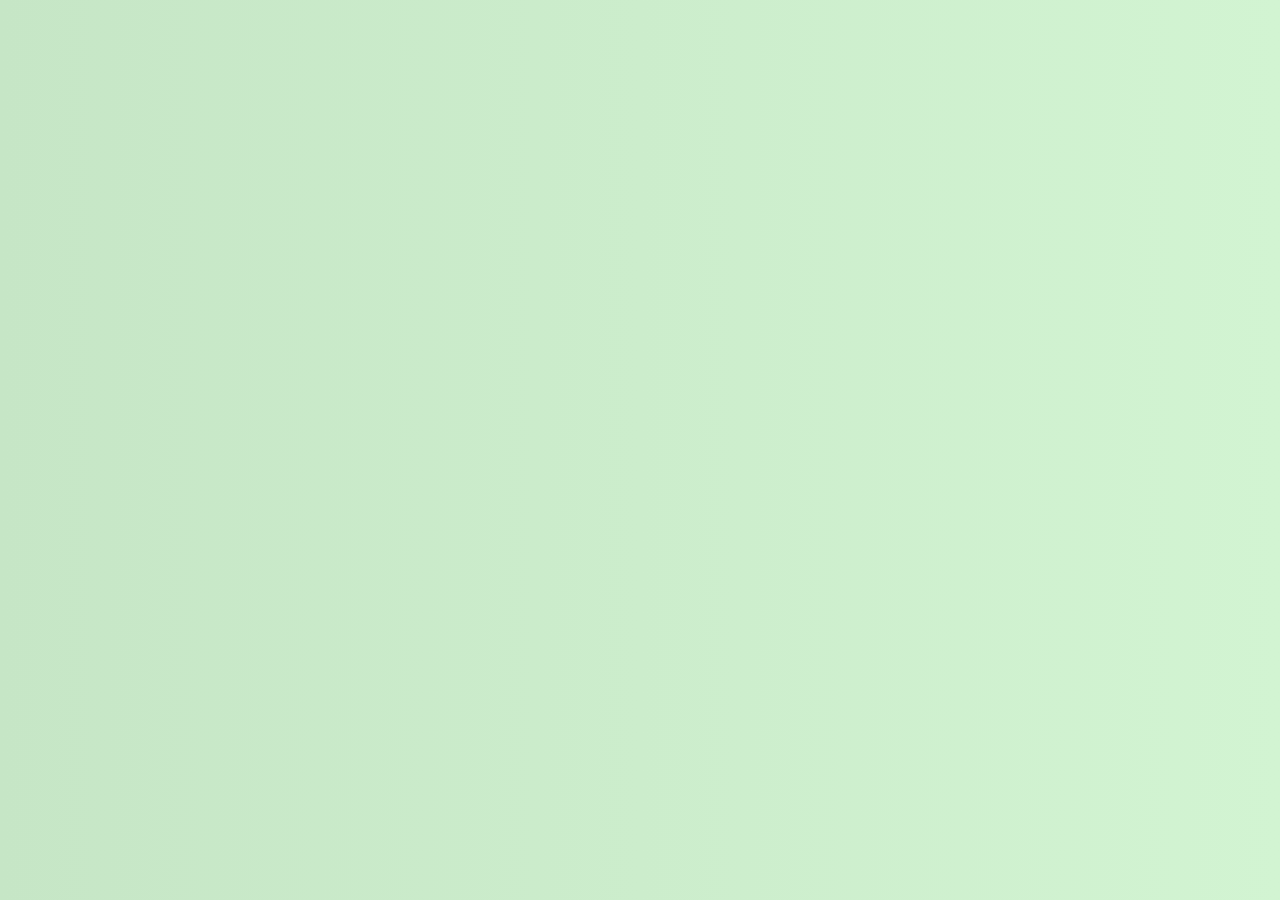
<file: Portfolio-Website-Builder/LandingPage/landing.html>
<!DOCTYPE html>
<html lang="en">
<head>
  <meta charset="UTF-8">
  <meta name="viewport" content="width=device-width, initial-scale=1.0">
  <title>Automatic Portfolio Website Generator</title>
  <link rel="stylesheet" href="styles.css">
</head>
<body>
  <div class="landing-container">
    <div class="content">
      <h1>Automatic Portfolio Website Generator</h1>
      <p>Create your personalized portfolio in minutes!</p>
      <a href="/Portfolio-Website-Builder/HomePage/home.html" class="home-btn" id="getStartedBtn">Get Started</a>
    </div>
  </div>
  
  <script>
    // JavaScript for simple interaction
    document.getElementById('getStartedBtn').addEventListener('mouseover', function() {
      this.style.transform = 'scale(1.1)';
    });

    document.getElementById('getStartedBtn').addEventListener('mouseout', function() {
      this.style.transform = 'scale(1)';
    });
  </script>
</body>
</html>
</file>
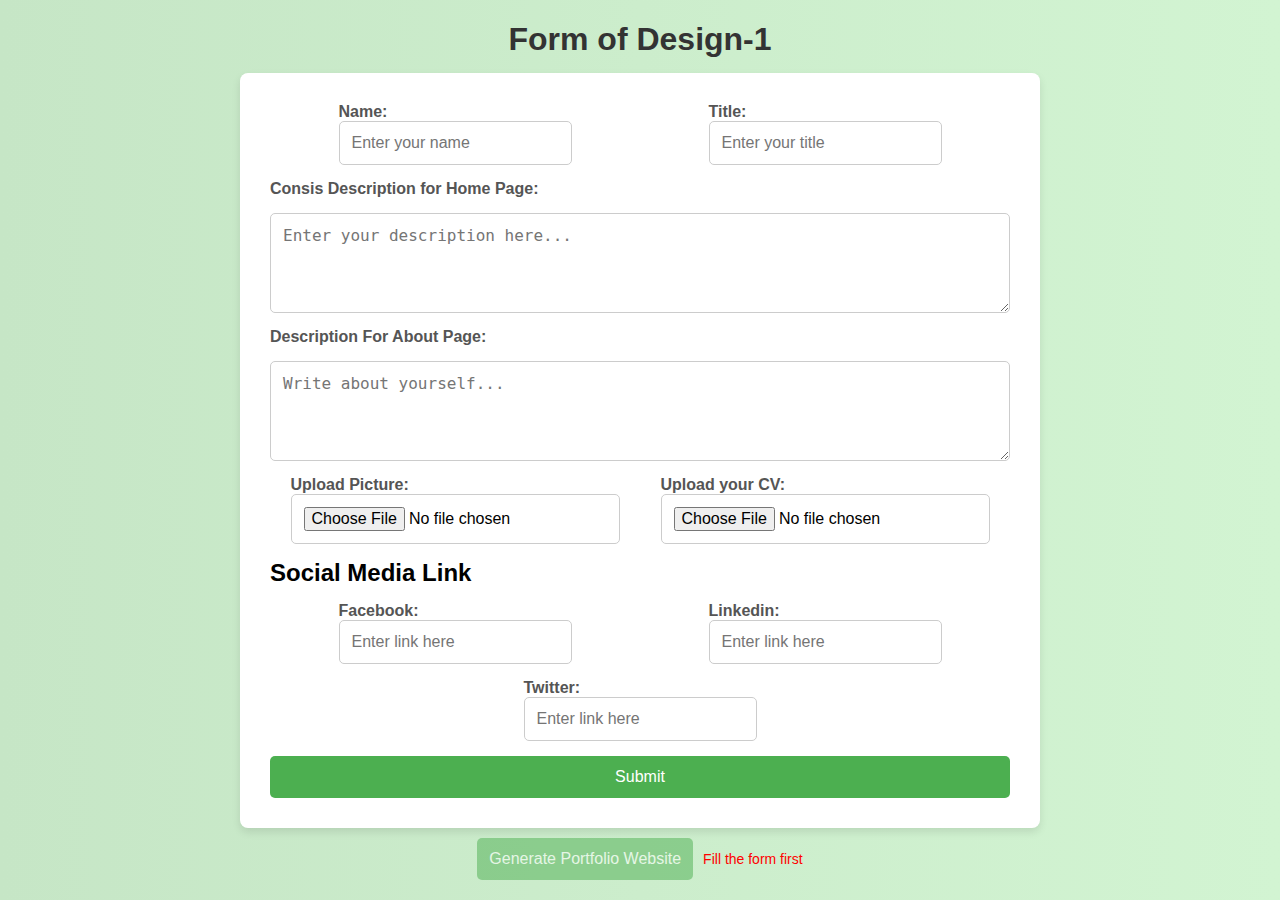
<file: Portfolio-Website-Builder/Design-1/form/form.html>
<!DOCTYPE html>
<html lang="en">

<head>
    <meta charset="UTF-8">
    <meta name="viewport" content="width=device-width, initial-scale=1.0">
    <title>Upload Form</title>
    <link rel="stylesheet" href="form.css">

</head>

<body>

    <h1>Form of Design-1</h1>

    <form id="uploadForm">
        <div class="row">
            <div>
                <label for="name">Name:</label>
                <input type="text" id="name" name="name" placeholder="Enter your name" required>
            </div>
            <div>
                <label for="title">Title:</label>
                <input type="text" id="title" name="title" placeholder="Enter your title" required>
            </div>
        </div>

        <label for="description">Consis Description for Home Page:</label>
        <textarea id="description" placeholder="Enter your description here..." required></textarea>

        <label for="description-about">Description For About Page:</label>
        <textarea id="description-about" placeholder="Write about yourself..." required></textarea>

        <div class="row">
            <div>
                <label for="picture">Upload Picture:</label>
                <input type="file" id="picture" name="picture" accept="image/*" required>
            </div>
            <div>
                <label for="pdf">Upload your CV:</label>
                <input type="file" id="pdf" name="pdf" accept=".pdf" required>
            </div>
        </div>

        <h2>Social Media Link</h2>

        <div class="row">
            <div>
                <label for="facebook">Facebook:</label>
                <input type="text" id="facebook" name="facebook" placeholder="Enter link here">
            </div>
            <div>
                <label for="linkedin">Linkedin:</label>
                <input type="text" id="linkedin" name="linkedin" placeholder="Enter link here">
            </div>
        </div>

        <div class="row">
            <div>
                <label for="twitter">Twitter:</label>
                <input type="text" id="twitter" name="twitter" placeholder="Enter link here">
            </div>
        </div>

        <input type="submit" value="Submit">
    </form>

    <div id="generateContainer">
        <button id="generatePortfolio" disabled>Generate Portfolio Website</button>
        <span id="fillMessage">Fill the form first</span>
    </div>

    <script src="form.js" type="module" defer></script>

</body>

</html>
</file>
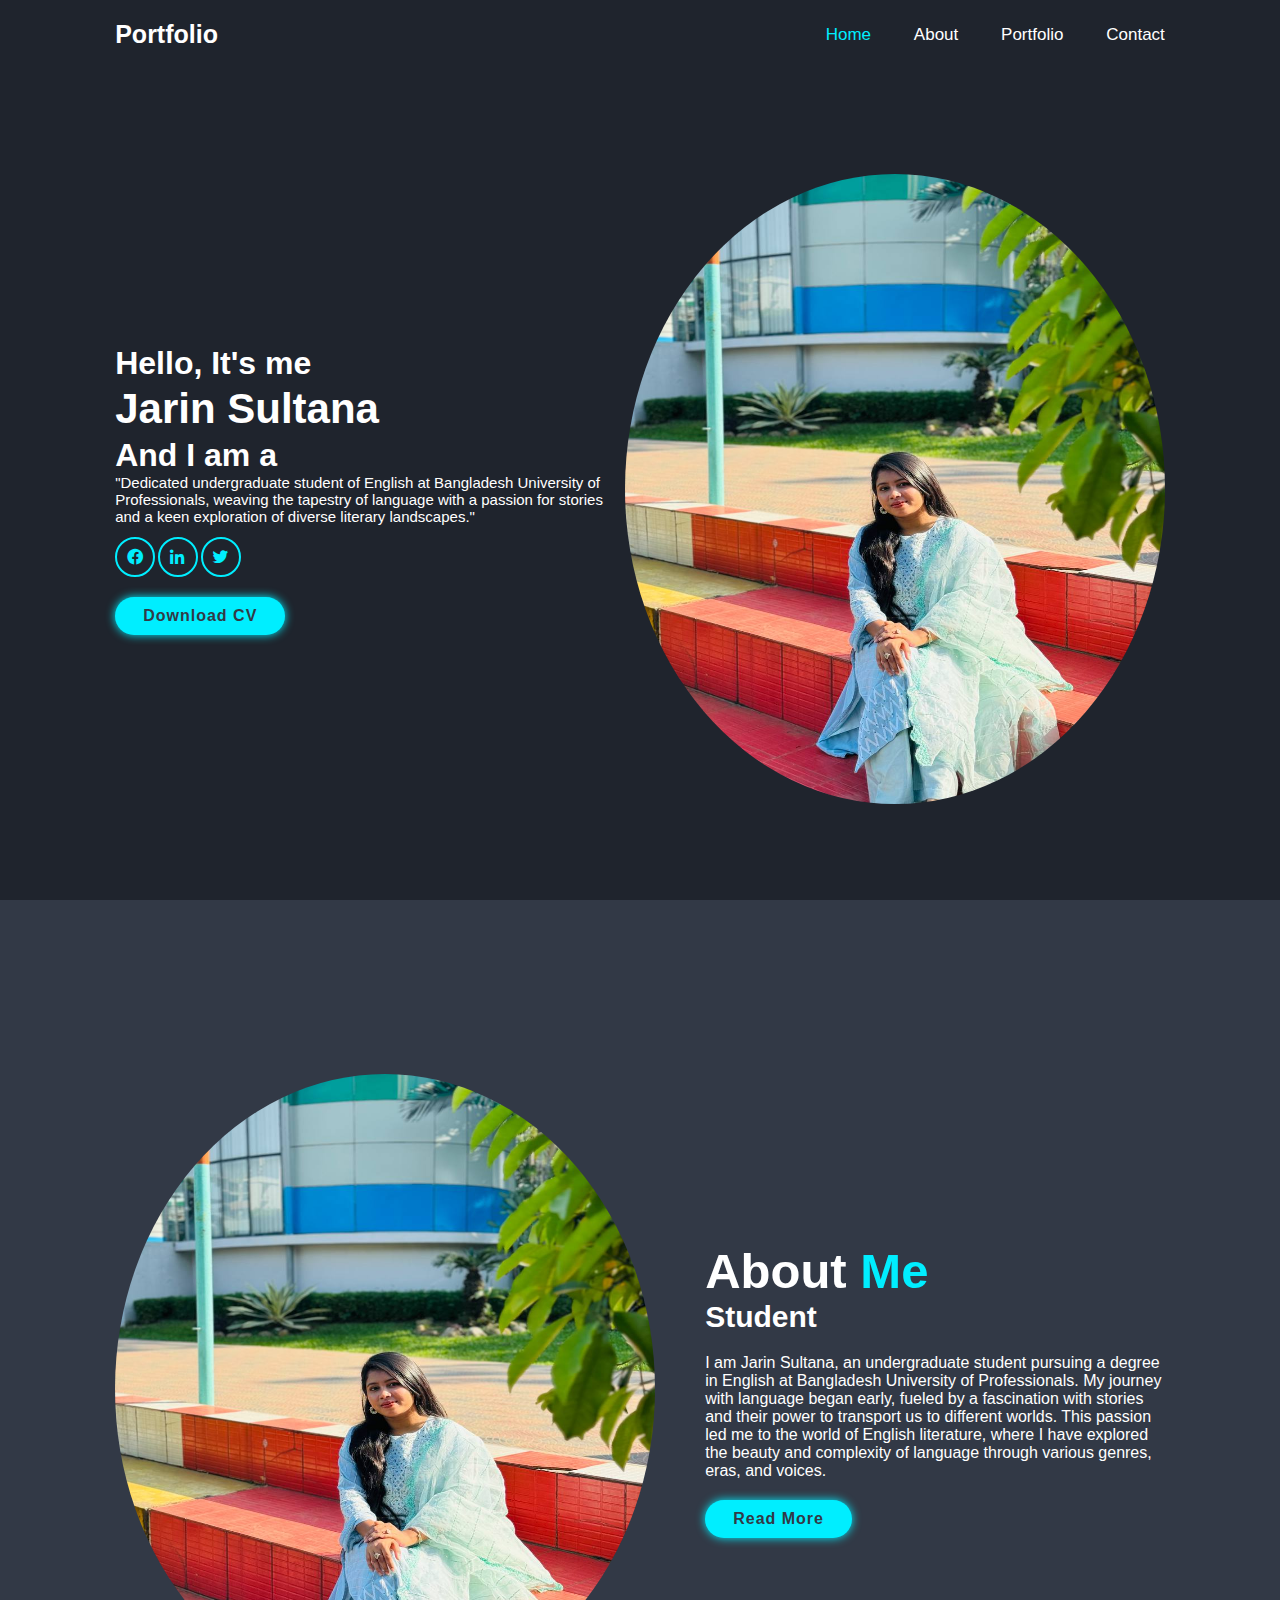
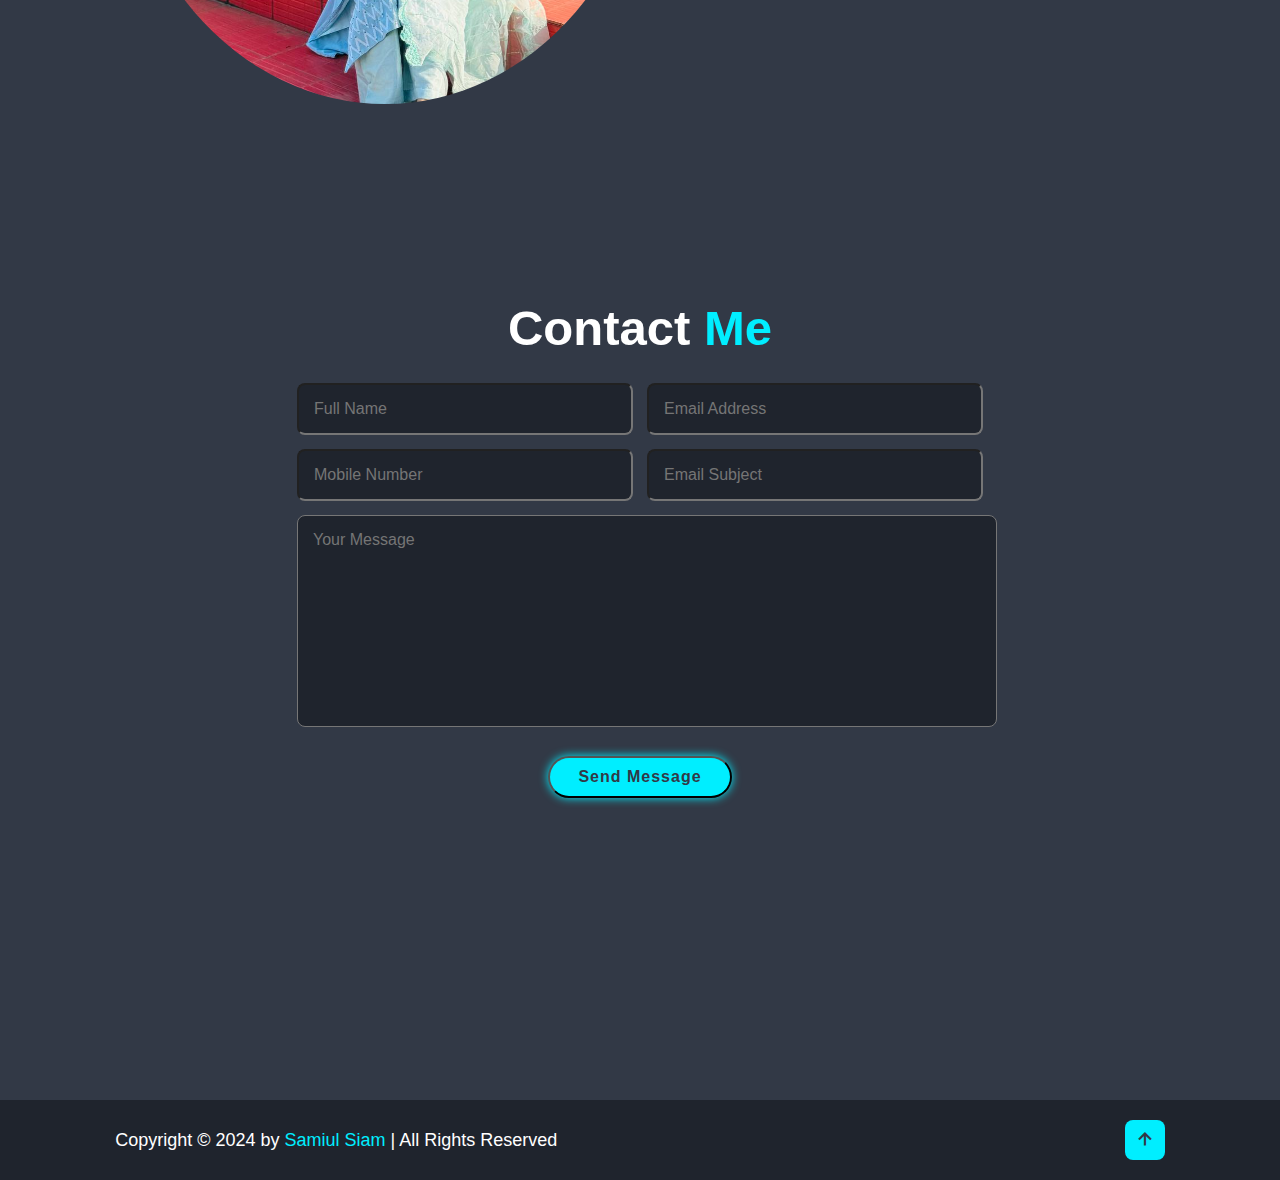
<file: Portfolio-Website-Builder/Design-1/preview/preview.html>
<!DOCTYPE html>
<html lang="en">

<head>
    <meta charset="UTF-8">
    <meta name="viewport" content="width=device-width, initial-scale=1.0">
    <title>jarin's Portfolio</title>
    <link rel="stylesheet" href="preview.css">
    <link href='https://unpkg.com/boxicons@2.1.4/css/boxicons.min.css' rel='stylesheet'>
</head>

<body>
    <!-- header design -->
    <header class="header">
        <a href="#" class="logo">Portfolio</a>

        <i class='bx bx-menu' id="menu-icon"></i>

        <nav class="navbar">
            <a href="#home" class="active">Home</a>
            <a href="#about">About</a>
            <!-- <a href="#services">Services</a> -->
            <a href="#portfolio">Portfolio</a>
            <a href="#contact">Contact</a>

        </nav>
    </header>


    <!-- home section design -->

    <section class="home" id="home">
        <div class="home-content">
            <h3>Hello, It's me</h3>
            <h1>Jarin Sultana</h1>
            <h3>And I am a <span Student></span></h3>
            <p>"Dedicated undergraduate student of English at Bangladesh University of Professionals, weaving the tapestry of language with a passion for stories and a keen exploration of diverse literary landscapes."</p>

            <div class="social-media">
                <a href=""><i class='bx bxl-facebook-circle' ></i></a>
                <a href="#"><i class='bx bxl-linkedin'></i></a>
                <a href="#"><i class='bx bxl-twitter' ></i></a>
            </div>

            <a href="#" class="btn" onclick="alert('Sir ekhono sikhay nai');">Download CV</a>

        </div>
        <div class="home-img">
            <img src="jarin.jpeg" alt="">

        </div>

    </section>

    <!-- About section design -->

    <section class="about" id="about">
        <div class="home-img">
            <img src="jarin.jpeg" alt="">
        </div>
        <div class="about-content">
            <h2 class="heading">About <span>Me</span></h2>
            <h3>Student</h3>
            <p>I am Jarin Sultana, an undergraduate student pursuing a degree in English at Bangladesh University of Professionals. My journey with language began early, fueled by a fascination with stories and their power to transport us to different worlds.
                This passion led me to the world of English literature, where I have explored the beauty and complexity of language through various genres, eras, and voices.</p>
            <a href="#" class="btn">Read More</a>
        </div>
    </section>






    <!-- contact section -->

    <section class="contact" id="contact">
        <h2 class="heading">Contact <span>Me</span></h2>

        <form action="#">
            <div class="input-box">
                <input type="text" placeholder="Full Name" required>
                <input type="text" placeholder="Email Address" required>

            </div>
            <div class="input-box">
                <input type="number" placeholder="Mobile Number" required>
                <input type="text" placeholder="Email Subject" required>

            </div>

            <textarea name="" id="" cols="30" rows="10" placeholder="Your Message" required></textarea>
            <input type="submit" value="Send Message" class="btn">
        </form>
    </section>


    <!-- footer design -->

    <footer class="footer">
        <div class="footer-text">
            <p>Copyright &copy; 2024 by <span>Samiul Siam</span> | All Rights Reserved</p>
        </div>

        <div class="footer-iconTop">
            <a href="#"><i class='bx bx-up-arrow-alt' ></i></a>
        </div>
    </footer>

    <!-- <script src="https://unpkg.com/scrollreveal"></script> -->

    <!-- <script src="https://cdn.jsdelivr.net/npm/typed.js@2.0.12"> </script> -->

    <!-- custom js -->
    <script src="preview.js"></script>


</body>

</html>
</file>
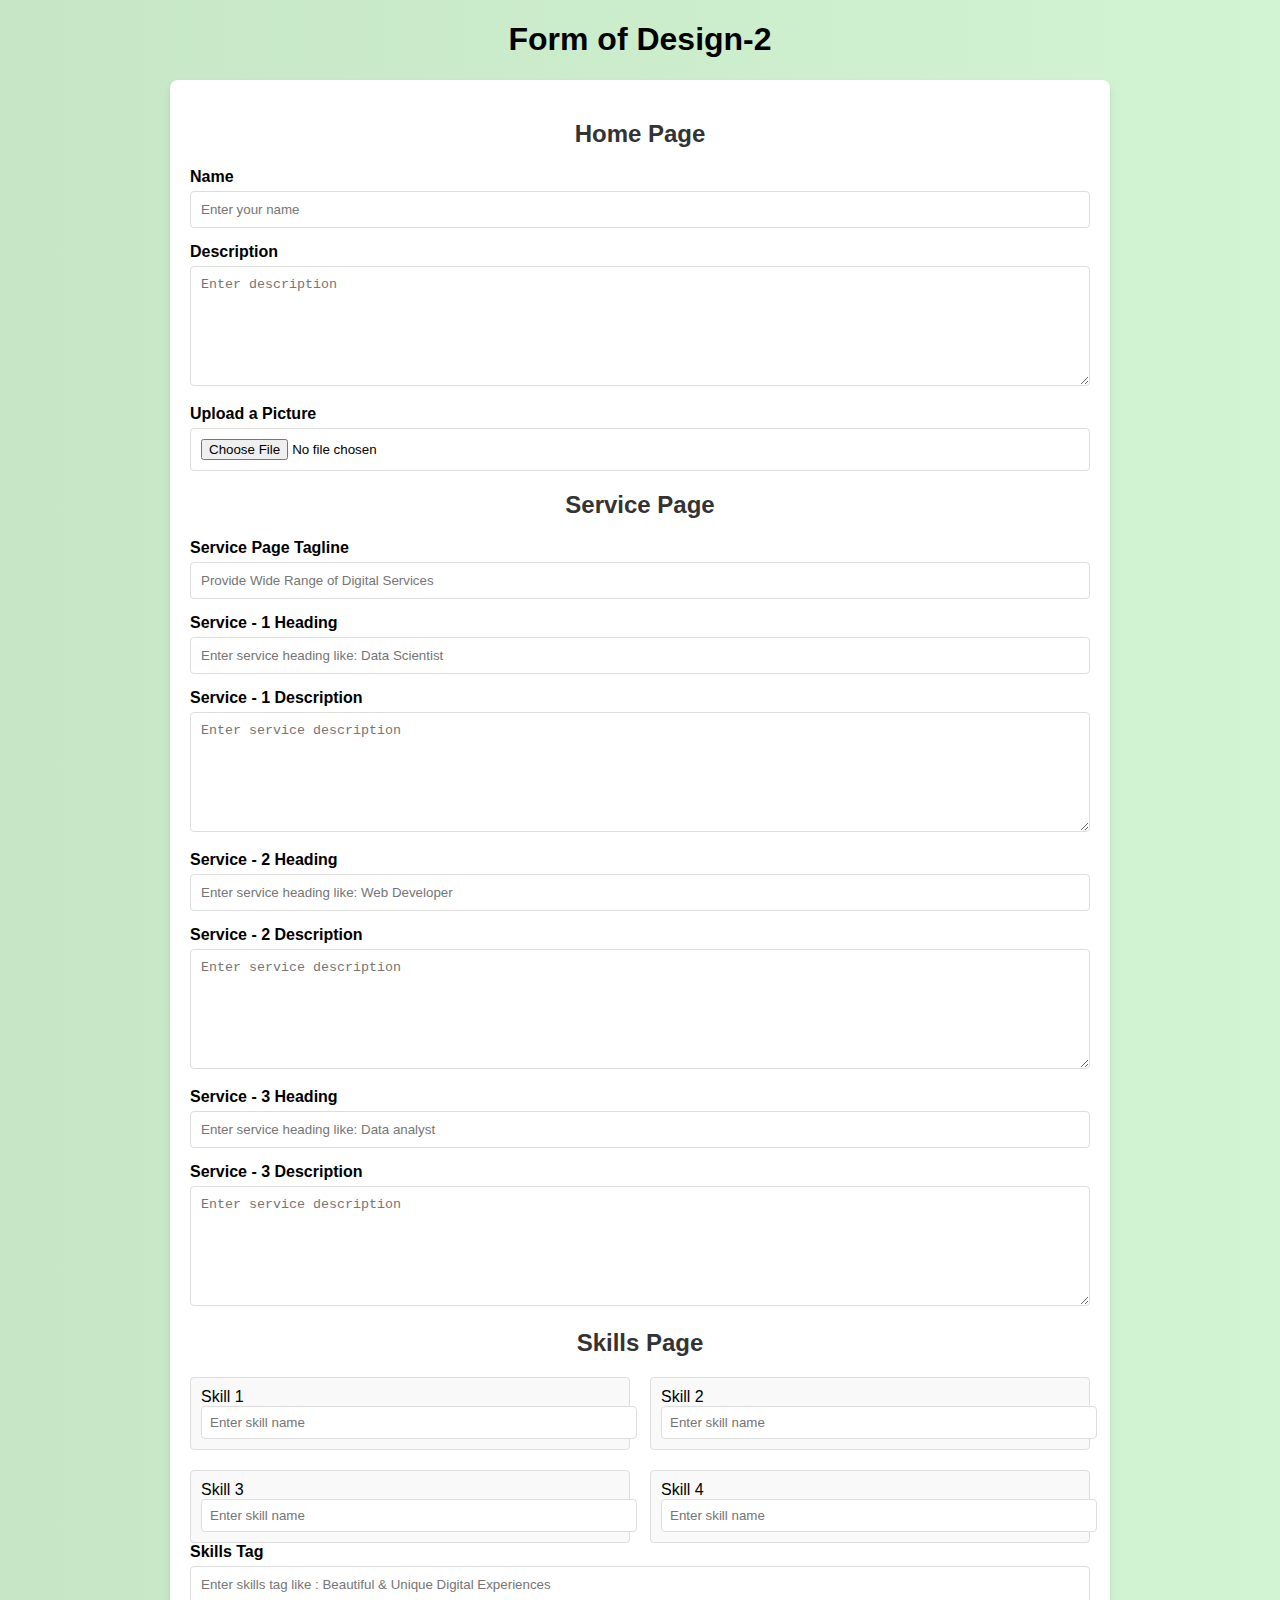
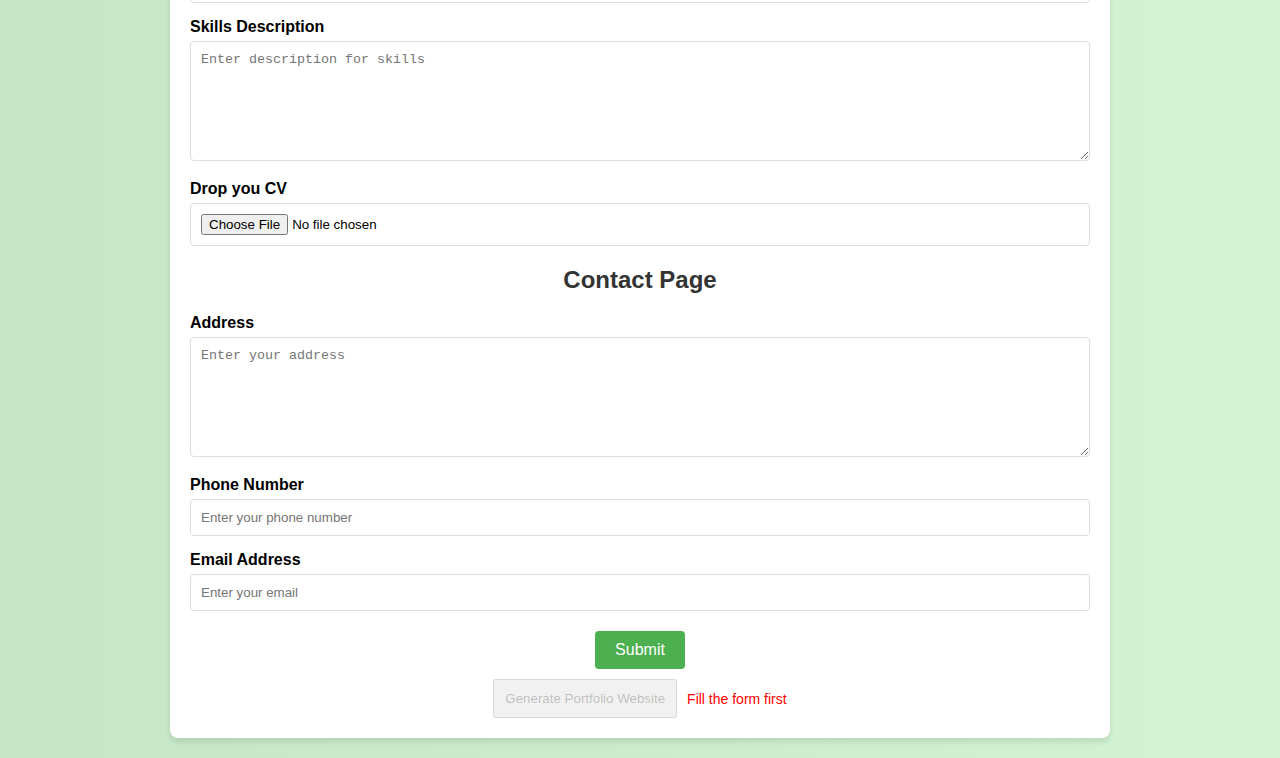
<file: Portfolio-Website-Builder/Design-2/Form/form.html>
<!DOCTYPE html>
<html lang="en">

<head>
    <meta charset="UTF-8">
    <meta name="viewport" content="width=device-width, initial-scale=1.0">
    <title>Responsive Form</title>
    <link rel="stylesheet" href="form.css">
</head>

<body>
    <h1>Form of Design-2</h1>
    <div class="container">
        <h2>Home Page</h2>

        <form action="#" method="POST" id="service-form">
            <!-- Name and Description -->
            <div class="form-group">
                <!-- <h2>Home Page</h2> -->
                <label for="name">Name</label>
                <input type="text" id="name" name="name" placeholder="Enter your name" required>
            </div>

            <div class="form-group">
                <label for="description">Description</label>
                <textarea id="description" name="description" placeholder="Enter description" required></textarea>
            </div>

            <div class="form-group">
                <label for="profile-picture">Upload a Picture</label>
                <input type="file" id="profile-picture" name="profile-picture" accept="image/*" required>
            </div>

            <!-- Service Page -->

            <h2>Service Page</h2>

            <div class="form-group">
                <label for="service-tagline">Service Page Tagline</label>
                <input type="text" id="service-tagline" name="service-tagline" placeholder="Provide Wide Range of Digital Services" required>
            </div>

            <div class="form-group">
                <label for="service-1-heading">Service - 1 Heading</label>
                <input type="text" id="service-1-heading" name="service-1-heading" placeholder="Enter service heading like: Data Scientist" required>
            </div>

            <div class="form-group">
                <label for="service-1-description">Service - 1 Description</label>
                <textarea id="service-1-description" name="service-1-description" placeholder="Enter service description" required></textarea>
            </div>


            <div class="form-group">
                <label for="service-2-heading">Service - 2 Heading</label>
                <input type="text" id="service-2-heading" name="service-2-heading" placeholder="Enter service heading like: Web Developer" required>
            </div>

            <div class="form-group">
                <label for="service-2-description">Service - 2 Description</label>
                <textarea id="service-2-description" name="service-2-description" placeholder="Enter service description" required></textarea>
            </div>


            <div class="form-group">
                <label for="service-3-heading">Service - 3 Heading</label>
                <input type="text" id="service-3-heading" name="service-3-heading" placeholder="Enter service heading like: Data analyst" required>
            </div>

            <div class="form-group">
                <label for="service-3-description">Service - 3 Description</label>
                <textarea id="service-3-description" name="service-3-description" placeholder="Enter service description" required></textarea>
            </div>

            <!-- Skills -->
            <h2>Skills Page</h2>
            <div class="skills-container">
                <div>
                    <label for="skill-1">Skill 1</label>
                    <input type="text" id="skill-1" name="skill-1" placeholder="Enter skill name" required>
                </div>
                <div>
                    <label for="skill-2">Skill 2</label>
                    <input type="text" id="skill-2" name="skill-2" placeholder="Enter skill name" required>
                </div>
                <div>
                    <label for="skill-3">Skill 3</label>
                    <input type="text" id="skill-3" name="skill-3" placeholder="Enter skill name" required>
                </div>
                <div>
                    <label for="skill-4">Skill 4</label>
                    <input type="text" id="skill-4" name="skill-4" placeholder="Enter skill name" required>
                </div>
            </div>

            <!-- Skills Tag and Description -->
            <div class="form-group">
                <label for="skills-tag">Skills Tag</label>
                <input type="text" id="skills-tag" name="skills-tag" placeholder="Enter skills tag like : Beautiful & Unique Digital Experiences" required>
            </div>

            <div class="form-group">
                <label for="skills-description">Skills Description</label>
                <textarea id="skills-description" name="skills-description" placeholder="Enter description for skills" required></textarea>
            </div>

            <!-- Download CV -->
            <div class="form-group">
                <label for="cv">Drop you CV</label>
                <input type="file" id="cv" name="cv" accept=".pdf,.doc,.docx" required>
            </div>


            <!-- Contact Page -->

            <h2>Contact Page</h2>

            <div class="form-group">
                <label for="address">Address</label>
                <textarea id="address" name="address" placeholder="Enter your address" required></textarea>
            </div>

            <div class="form-group">
                <label for="phone">Phone Number</label>
                <input type="text" id="phone" name="phone" placeholder="Enter your phone number" required>
            </div>

            <div class="form-group">
                <label for="email">Email Address</label>
                <input type="email" id="email" name="email" placeholder="Enter your email" required>
            </div>


            <!-- Submit Button -->
            <div class="form-btn">
                <button type="submit">Submit</button>
            </div>
        </form>

        <div id="generateContainer">
            <button id="generatePortfolio" disabled>Generate Portfolio Website</button>
            <span id="fillMessage">Fill the form first</span>
        </div>
    </div>

</body>


<script src="form.js"></script>


</html>
</file>
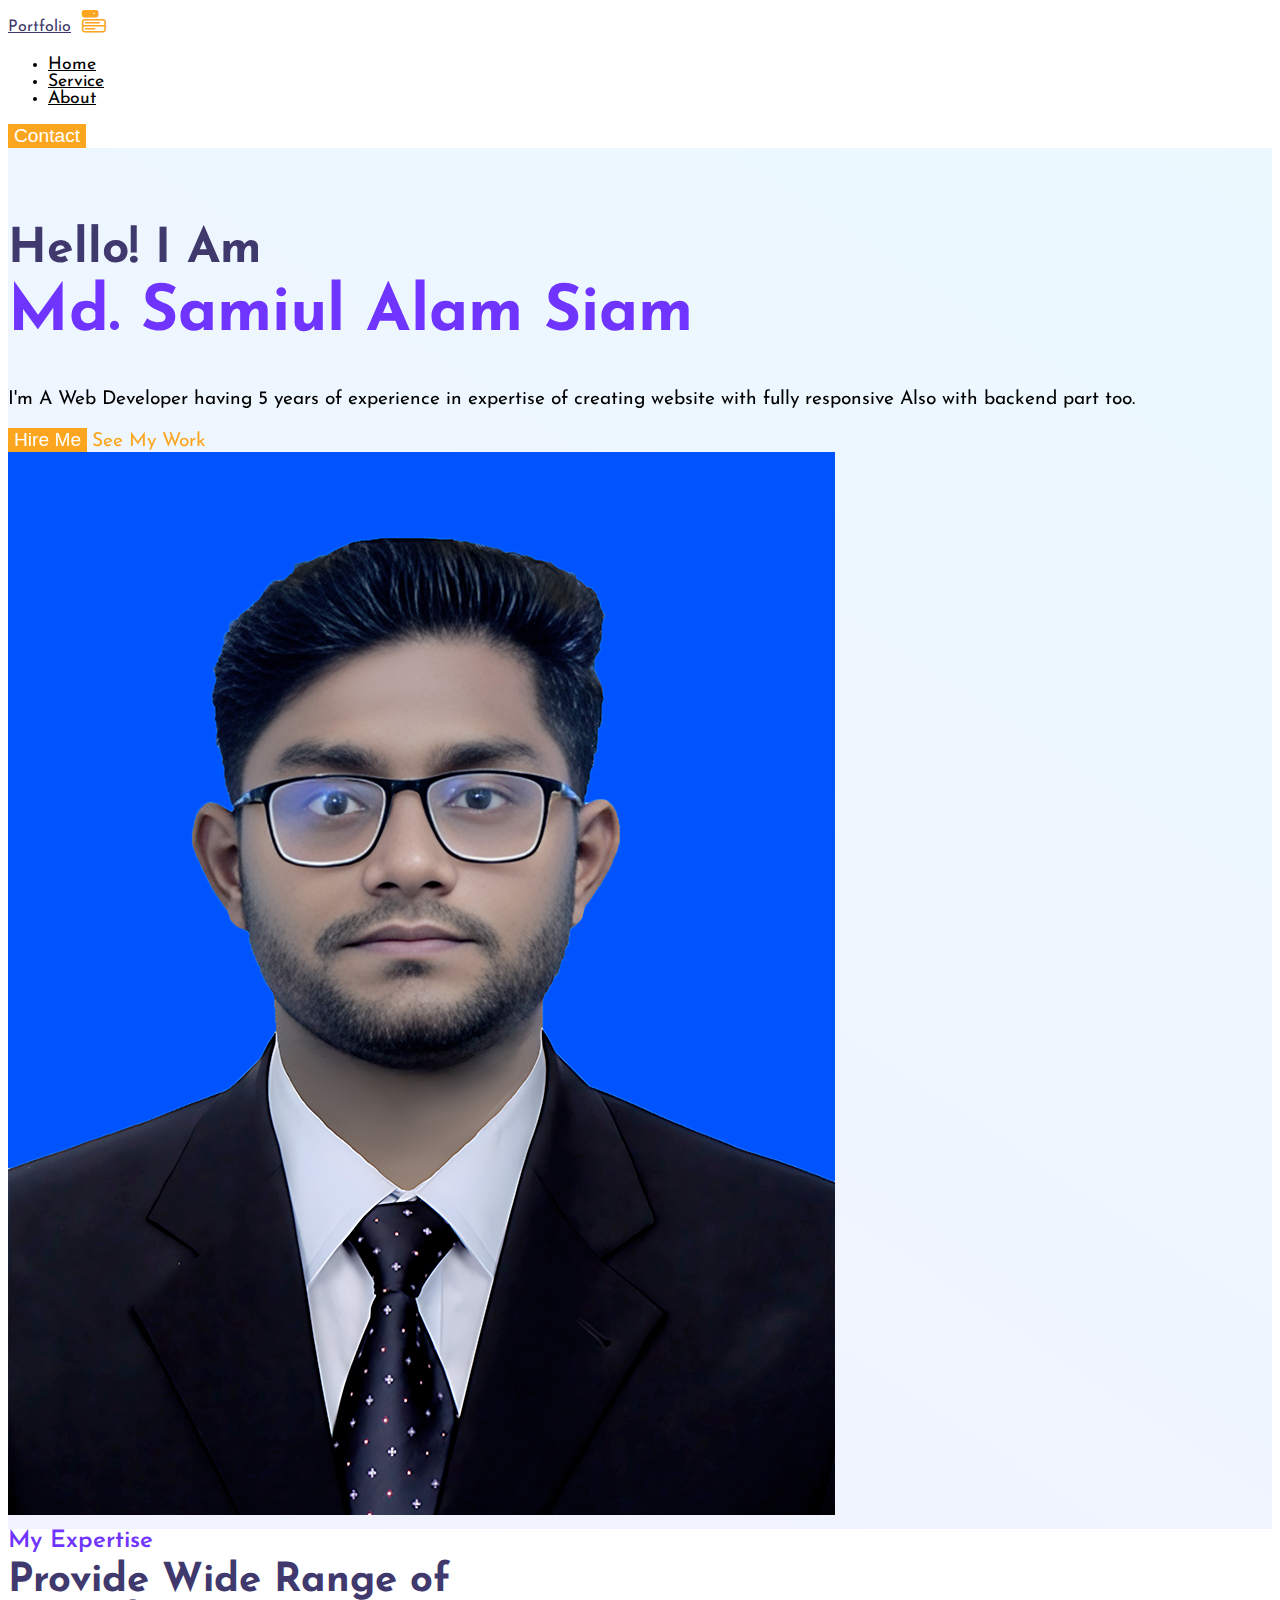
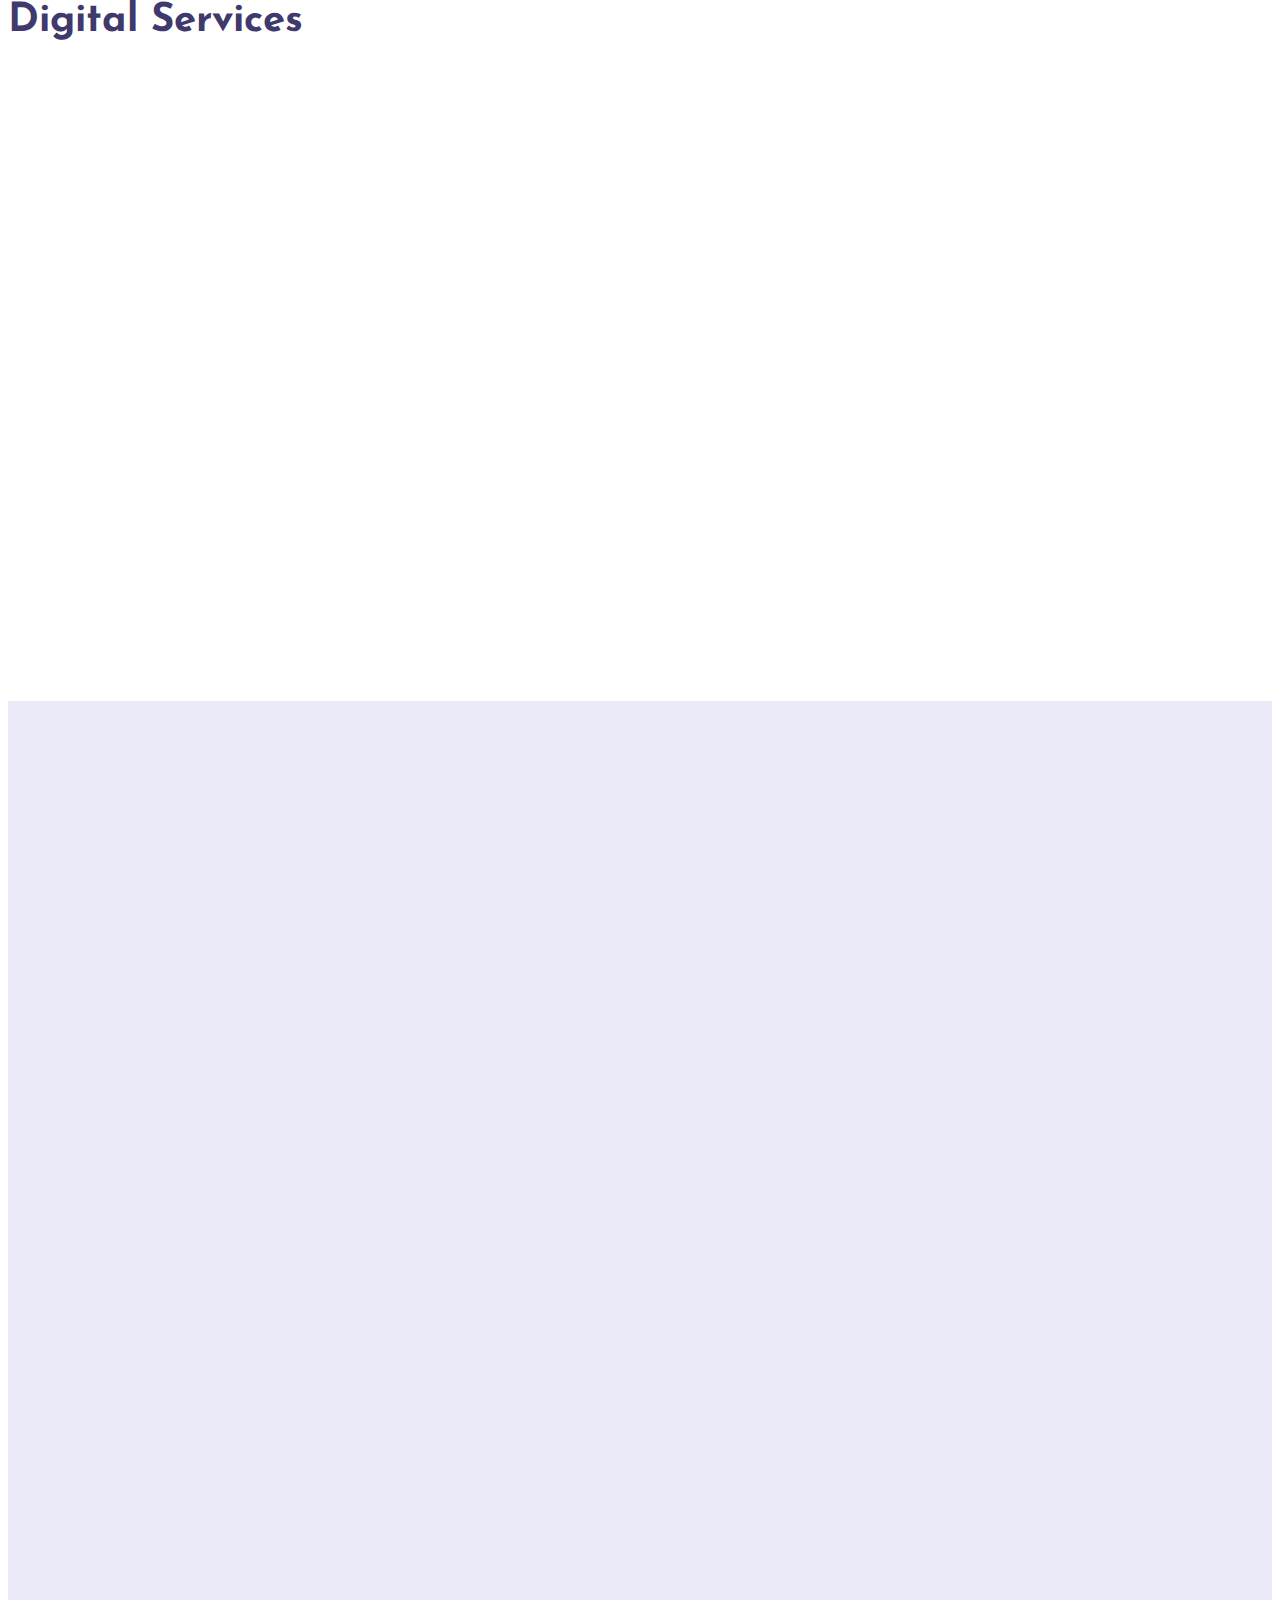
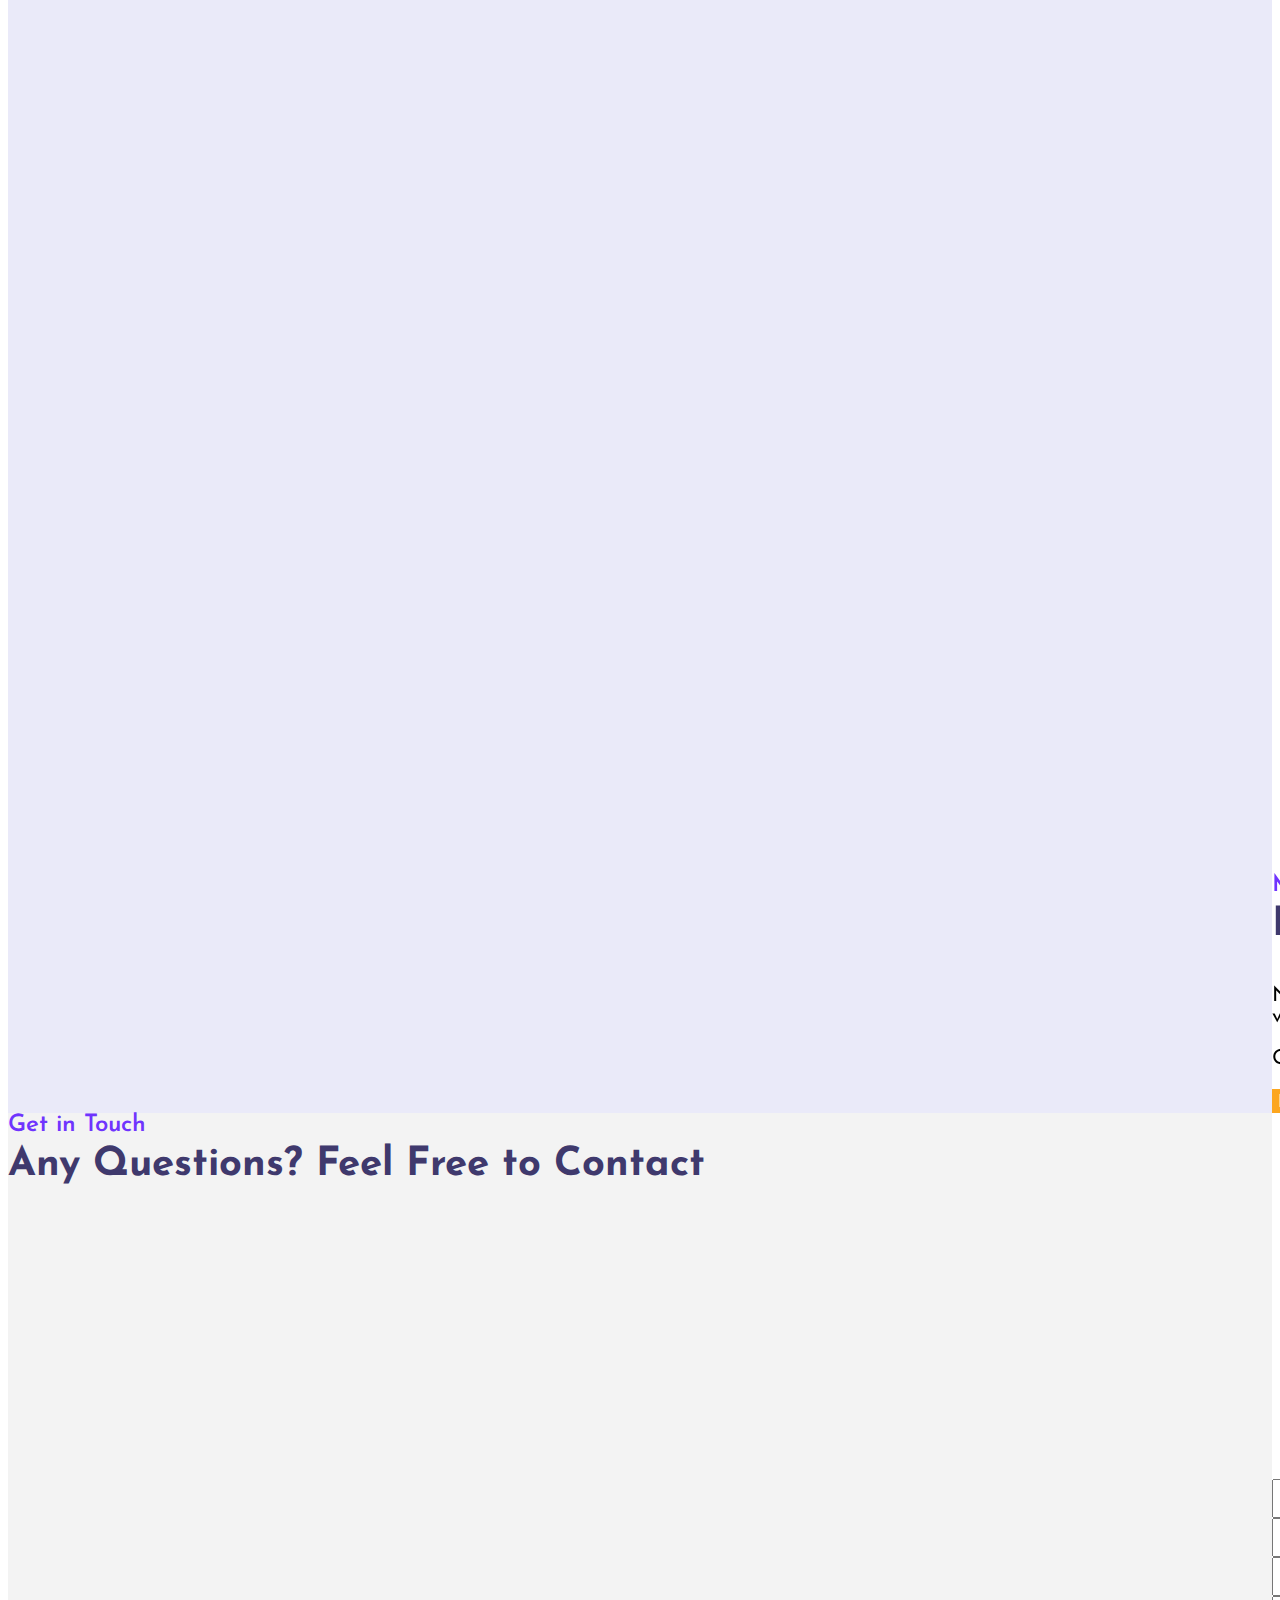
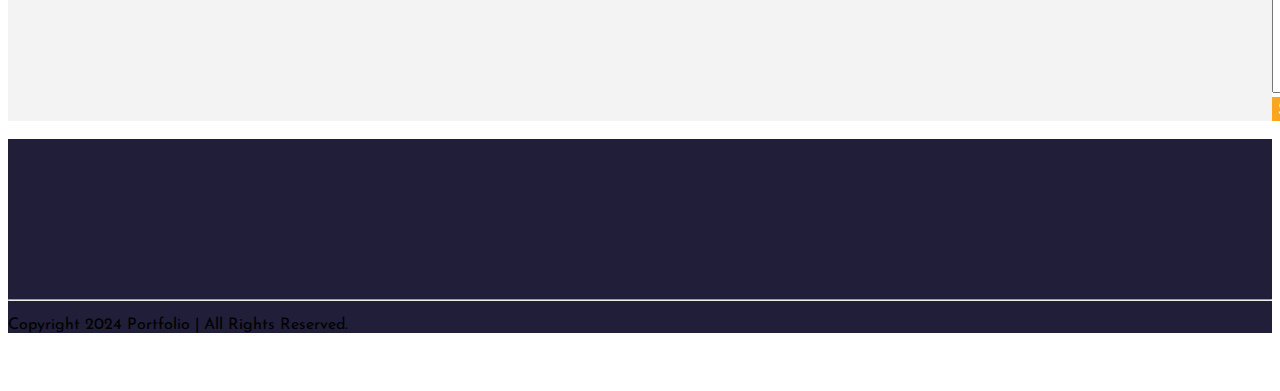
<file: Portfolio-Website-Builder/Design-2/preview/preview.html>
<!DOCTYPE html>
<html lang="en">

<head>
    <meta charset="UTF-8" />
    <meta http-equiv="X-UA-Compatible" content="IE=edge" />
    <meta name="viewport" content="width=device-width, initial-scale=1.0" />
    <title>Personal Portfolio</title>

    <!-- bootstrap css cdn link  -->
    <link href="https://cdn.jsdelivr.net/npm/bootstrap@5.2.3/dist/css/bootstrap.min.css" rel="stylesheet" integrity="sha384-rbsA2VBKQhggwzxH7pPCaAqO46MgnOM80zW1RWuH61DGLwZJEdK2Kadq2F9CUG65" crossorigin="anonymous" />

    <link rel="stylesheet" href="preview.css">



    <!-- google font link -->
    <link rel="preconnect" href="https://fonts.googleapis.com" />
    <link rel="preconnect" href="https://fonts.gstatic.com" crossorigin />
    <link href="https://fonts.googleapis.com/css2?family=Josefin+Sans:wght@300;400;500;600;700&display=swap" rel="stylesheet" />

    <!-- bootstrap icon cdn link  -->
    <link rel="stylesheet" href="https://cdn.jsdelivr.net/npm/bootstrap-icons@1.10.4/font/bootstrap-icons.css" />

    <!-- for adding animation to website we have use AOS library 
    AOS Library css file cdn link -->
    <link rel="stylesheet" href="https://unpkg.com/aos@next/dist/aos.css" />

    <!-- jquery cdn link  -->
    <script src="https://ajax.googleapis.com/ajax/libs/jquery/3.6.4/jquery.min.js"></script>
</head>

<body>
    <!-- navbar starts -->
    <nav id="navbar-top" class="navbar navbar-expand-lg navbar-light bg-white sticky-top">
        <div class="container-fluid px-5">
            <a class="navbar-brand fw-bold fs-2" href="#" style="color: #3f396d">Portfolio</a
        >
        <button
          class="nav-menu d-md-none"
          type="button"
          data-bs-toggle="collapse"
          data-bs-target="#navbarNav"
        >
          <i class="bi bi-menu-button-fill"></i>
        </button>
        <div
          class="collapse navbar-collapse justify-content-center"
          id="navbarNav"
        >
          <ul class="navbar-nav gap-4" style="font-size: 1.1rem">
            <li class="nav-item">
              <a class="nav-link" aria-current="page" href="#">Home</a>
            </li>
            <li class="nav-item">
                <a class="nav-link" href="#service">Service</a>
            </li>
            <li class="nav-item">
                <a class="nav-link" href="#about">About</a>
            </li>

            </ul>
        </div>
        <button class="c-btn ms-4 py-2 px-4 rounded-pill d-none d-md-block">Contact</button>
        </div>
    </nav>
    <!-- navbar ends here -->

    <!-- home section starts  -->
    <section class="home pt-5 pb-5" id="home">
        <div class="row justify-content-evenly align-middle">
            <!-- here data-aos is used for adding aos animation  -->
            <div class="col-10 col-md-6 text-center text-md-start" data-aos="slide-right">
                <h2 style="color: #3f396d">
                    Hello! I Am <br /><span class="c-orange">Md. Samiul Alam Siam</span>
                </h2>
                <p class="text-muted">
                    I'm A Web Developer having 5 years of experience in expertise of creating website with fully responsive Also with backend part too.
                </p>
                <button class="c-btn h-btn mt-3 py-3 px-5 rounded-pill">
            Hire Me
          </button>
                <a href="" class="link ms-4 d-none">See My Work</a>
            </div>
            <div class="col-10 col-md-4 d-none d-md-block">
                <img src="images/banner-02.webp" class="img-fluid" alt="" />
            </div>
        </div>
    </section>
    <!-- home section ends here -->

    <!-- expertise section starts -->
    <section class="expertise mt-5" id="service">
        <div class="heading text-center">
            <small>My Expertise</small>
            <h3>
                Provide Wide Range of <br /> Digital Services
            </h3>
        </div>
        <div class="row justify-content-evenly mt-5">
            <div class="col-10 col-md-4" data-aos="fade-up">
                <div class="service-card">
                    <div class="img">
                        <img src="images/service-icon1.png" class="w-25 img-fluid img" alt="" />
                    </div>
                    <div class="content mt-3">
                        <h4>Web Design</h4>
                        <p class="text-muted">
                            Dolor repellendus temporibus autem quibusdam officiis debitis rerum neces aibus minima veniam.
                        </p>
                        <a href="" class="link">Read More</a>
                    </div>
                </div>
            </div>
            <div class="col-md-4 col-10" data-aos="fade-up">
                <div class="service-card">
                    <div class="img">
                        <img src="images/service-icon2.png" class="w-25 img-fluid img" alt="" />
                    </div>
                    <div class="content mt-3">
                        <h4>Web Development</h4>
                        <p class="text-muted">
                            Dolor repellendus temporibus autem quibusdam officiis debitis rerum neces aibus minima veniam.
                        </p>
                        <a href="" class="link">Read More</a>
                    </div>
                </div>
            </div>
            <div class="col-md-4 col-10" data-aos="fade-up">
                <div class="service-card">
                    <div class="img">
                        <img src="images/service-icon3.png" class="w-25 img-fluid img" alt="" />
                    </div>
                    <div class="content mt-3">
                        <h4>Debugging</h4>
                        <p class="text-muted">
                            Dolor repellendus temporibus autem quibusdam officiis debitis rerum neces aibus minima veniam.
                        </p>
                        <a href="" class="link">Read More</a>
                    </div>
                </div>
            </div>
        </div>
    </section>
    <!-- expertise section ends here -->

    <!-- skill section starts -->
    <section class="skill mt-5 py-5" id="about">
        <div class="row justify-content-evenly">
            <div class="col-10 col-md-5 skill-with-progress" data-aos="slide-right">
                <div class="row justify-content-evenly">
                    <div class="col-10 col-md-6">
                        <div class="progress-card ms-3 ms-md-0">
                            <div class="circular-progress html-css">
                                <span class="progress-value html-progress">0%</span>
                            </div>
                            <br />
                            <span class="text">HTML & CSS</span>
                        </div>
                    </div>
                    <div class="col-10 col-md-6 mt-4 mt-md-0">
                        <div class="progress-card ms-3 ms-md-0">
                            <div class="circular-progress javascript">
                                <span class="progress-value javascript-progress">0%</span>
                            </div>
                            <br />
                            <span class="text">JavaScript</span>
                        </div>
                    </div>
                </div>
                <div class="row justify-content-evenly mt-4">
                    <div class="col-10 col-md-6">
                        <div class="progress-card ms-3 ms-md-0">
                            <div class="circular-progress php">
                                <span class="progress-value php-progress">0%</span>
                            </div>
                            <br />
                            <span class="text">PHP</span>
                        </div>
                    </div>
                    <div class="col-10 col-md-6 mt-4 mt-md-0">
                        <div class="progress-card ms-3  ms-md-0">
                            <div class="circular-progress reactjs">
                                <span class="progress-value reactjs-progress">0%</span>
                            </div>
                            <br>
                            <span class="text">ReactJS</span>
                        </div>
                    </div>
                </div>
            </div>
            <div class="col-10 col-md-5 skill-detail" data-aos="slide-left">
                <div class="heading mt-5 mt-md-3">
                    <small>My Skills</small>
                    <h3>Beautiful & Unique Digital Experiences</h3>
                    <p class="text-muted">
                        Nostrum exercitationem ullam corporis suscipit laborioa nisi ut aliquid exrea commodi consequatur magni dolores aos qui ratione voluptatem nesciunt.
                    </p>
                    <p class="text-muted">
                        Quia voluptas sit aspernatur aut odit aut fugit, sed ruiano consequntar magni dolores.
                    </p>
                    <button class="c-btn h-btn mt-3 py-3 px-5 rounded-pill">
              <!-- here download attribute is used for adding download functionality to button  -->
              <a
                href="Entry Level Web Developer Resume.pdf"
                download="SampleCV"
                style="text-decoration: none;color: #fff;"
                >Download CV</a
              >
            </button>
                </div>
            </div>
        </div>
    </section>





    <!-- contact section starts -->
    <section class="contact py-5" id="contact">
        <div class="heading text-center">
            <small>Get in Touch</small>
            <h3>Any Questions? Feel Free to Contact</h3>
        </div>
        <div class="row justify-content-evenly mt-5">
            <div class="col-md-5 col-10 contact-details" data-aos="slide-right">
                <div class="row justify-content-evenly">
                    <div class="col-1">
                        <i class="bi bi-geo-alt-fill"></i>
                    </div>
                    <div class="col-11">
                        <p>121 King Street Melbourne, 3000, Australia</p>
                    </div>
                </div>
                <div class="row justify-content-evenly">
                    <div class="col-1">
                        <i class="bi bi-telephone-fill"></i>
                    </div>
                    <div class="col-11">
                        <p>+91 9527818693</p>
                    </div>
                </div>

                <div class="row justify-content-evenly">
                    <div class="col-1">
                        <i class="bi bi-globe-americas"></i>
                    </div>
                    <div class="col-11">
                        <p>codingpawan.com</p>
                    </div>
                </div>
            </div>
            <div class="col-md-5 col-10 mt-3 mt-md-0" data-aos="slide-left">
                <div class="contact-form">
                    <div class="mb-3">
                        <input type="text" class="form-control" id="exampleFormControlInput1" placeholder="Name" />
                    </div>
                    <div class="mb-3">
                        <input type="email" class="form-control" id="exampleFormControlInput1" placeholder="E-mail" />
                    </div>
                    <div class="mb-3">
                        <input type="text" class="form-control" id="exampleFormControlInput1" placeholder="Mobile No." />
                    </div>
                    <div class="mb-3">
                        <textarea class="form-control" id="exampleFormControlTextarea1" placeholder="Message" rows="5"></textarea>
                    </div>
                    <button class="c-btn h-btn mt-3 py-3 px-5 rounded-pill">
              Submit
            </button>
                </div>
            </div>
        </div>
    </section>
    <!-- contact section ends here -->

    <!-- now we will make back to top button when user click on it it will be redirected to top page  -->
    <button type="button" class="btn btn-floating btn-lg rounded-pill" id="btn-back-to-top">
      <i class="bi bi-arrow-up"></i>
    </button>

    <!-- footer section starts  -->
    <footer class="text-center text-muted py-4">
        <h3 class="text-white pt-4" data-aos="fade-up">Portfolio</h3>
        <div class="link-group mt-5" data-aos="fade-up">
            <a href="#home">Home</a>
            <div class="vr"></div>
            <a href="#about">About</a>
            <div class="vr"></div>
            <a href="#service">Service</a>
            <div class="vr"></div>

            <a href="#contact">Contact</a>
        </div>
        <div class="social-links mt-5" data-aos="fade-up">
            <button href="" class="rounded-pill dribble">
          <i class="bi bi-dribbble"></i>
        </button>
            <button href="" class="rounded-pill whatsapp">
          <i class="bi bi-whatsapp"></i>
        </button>
            <button href="" class="rounded-pill behance">
          <i class="bi bi-behance"></i>
        </button>
        </div>
        <hr class="text-muted my-4" />

        <p>Copyright 2024 Portfolio | All Rights Reserved.</p>
    </footer>
    <!-- footer section ends here -->

    <!-- bootstrap javascript cdn link  -->
    <script src="https://cdn.jsdelivr.net/npm/bootstrap@5.2.3/dist/js/bootstrap.bundle.min.js" integrity="sha384-kenU1KFdBIe4zVF0s0G1M5b4hcpxyD9F7jL+jjXkk+Q2h455rYXK/7HAuoJl+0I4" crossorigin="anonymous"></script>

    <!-- AOS library javascript link  -->
    <script src="https://unpkg.com/aos@next/dist/aos.js"></script>
    <script>
        // initializing AOS library
        AOS.init({
            duration: 1000,
            offset: 50,
        });
    </script>
    <!-- custom js file linking -->
    <script src="preview.js"></script>

</body>

</html>
</file>
<file: Portfolio-Website-Builder/Design-1/preview/preview.css>
*{
    margin: 0;
    padding: 0;
    font-family: Arial, Helvetica, sans-serif;
    box-sizing: border-box;
    text-decoration: none;
    outline: none;
    scroll-behavior: smooth;
}

:root{
    --bg-color : #1f242d;
    --second-bg-color : #323946;
    --text-color : #fff;
    --main-color : #0ef;

}

html{
    font-size: 62.5%;
}

#shadow-host-companion{
    display: none;
}

section{
    min-height: 100vh;
    
    padding: 10rem 9% 2rem;
    
}

body{
    background-color: var(--bg-color);
    color: var(--text-color);
}

.header{
    position: fixed; 
    top: 0;
    left: 0; 
    width: 100%;
    padding: 2rem 9% ;
    display: flex;
    justify-content: space-between;
    align-items: center;
    background-color: var(--bg-color);
    z-index: 100;
    
}

.header .sticky{
    border-bottom: .1rem solid rgba(0, 0, 0, .1);
}

.logo{
    font-size: 2.5rem;
    color: var(--text-color);
    font-weight: 600;
    cursor: default
}


.navbar a{
    font-size: 1.7rem;
    color: var(--text-color);
    margin-left: 4rem;
    transition: .3s;
}

.navbar a:hover,
.navbar a.active
{
    color: var(--main-color);
}


#menu-icon{

    font-size: 3.6rem;
    color: var(--text-color);
    display: none;
}



/* body section */
.home{
    display: flex;
    justify-content: center;
    align-items: center;
    
}


.home-img img{
width: 60vh;
border-radius: 75%;
height: 70vb;
animation: floatImage 4s ease-in-out infinite;

}

@keyframes floatImage {
    0% {
        transform:  translateY(0);
    }

   
    50% {
        transform:  translateY(-2.4rem);
    }
    100% {
        transform:  translateY(0);
    }
}


.home-content h3{
    font-size: 3.2rem;
    font-weight: 700;
}

.home-content h3:nth-child(2){
    margin-bottom: 2rem;

}

span{
    color: var(--main-color);
}

.home-content h1{
    font-size: 4.2rem;
    font-weight: 700;
    line-height: 1.3;
    

}

.home-content p{
    font-size: 1.5rem;
}


.social-media {
    padding-top: 1.2rem;
    padding-bottom: 2rem;
    
}

.social-media a {
    display: inline-flex;
    justify-content: center;
    align-items: center;
    width: 4rem;

    height: 4rem;
    border: 2px solid var(--main-color);
    background: transparent;
    border-radius: 50%;
    color: var(--main-color);
    font-size: 1.9rem;
    margin: 3rem 1.5rem 3 rem 0;
    transition: .5s ease;
    
}

.social-media a:hover{
    background: var(--main-color);
    color: var(--second-bg-color);
    box-shadow: 0 0 1rem var(--main-color);
}

.btn{
    display: inline-block;
    padding: 1rem 2.8rem;
    background: var(--main-color);
    border-radius: 4rem;
    box-shadow: 0 0 1rem var(--main-color);
    font-size: 1.6rem;
    letter-spacing: .1rem;
    font-weight: 700;
    color: var(--second-bg-color);
    transition: .3s;
    
}


.btn:hover{
    box-shadow: none;
}

/* 
About section */


.about{
    display: flex;
    justify-content: center;
    align-items: center;
    gap: 5rem;
    background: var(--second-bg-color);
}

.about-img img{
    width: 70vh;
    border-radius: 50%;
    height: 70vh;
}


.heading{
    font-size: 4.9rem;
    text-align: center;
}

.about-content h2{
    text-align: left;
    line-height: 1.2;
}

.about-content h3{
    font-size: 3rem;
}

.about-content p{
    font-size: 1.6rem;
    margin-bottom: 2rem;
    margin-top: 2rem;
}


/* portfolio design */

.portfolio{
    background: var(--bg-color);

}

.portfolio h2{
    margin-bottom: 2rem;
    font-size: 3.9rem;
    margin-top: -5rem;
}

.portfolio-container{
    display: grid;
    grid-template-columns: repeat(3,1fr);
    align-items: center;
    gap: 2.5rem;


}


.portfolio-container .portfolio-box{
    position: relative;
    border-radius: 2rem;
    box-shadow: 0 0 1rem var(--second-bg-color);
    overflow: hidden;
    display: flex;
    
}

.portfolio-box img{
    width: 100%;
    transition: .5s ease;
}

.portfolio-box img:hover {
    width: 100%;
    transform: scale(1.5);
}


.portfolio-box .portfolio-layer{
    position: absolute;
    bottom: 0;
    left: 0;
    width: 100%;
    height: 100%;
    background: linear-gradient(rgba(0 ,0, 0, .1), var(--main-color));
    display: flex;
    justify-content: center;
    align-items: center;
    flex-direction: column;
    text-align: center;

    padding: 0 4rem;
    transform: translateY(100%);
    transition: .5s ease;


}


.portfolio-box:hover .portfolio-layer {
    transform: translateY(0%)
}


.portfolio-layer h4{
    font-size: 3rem;
}

.portfolio-layer p{
    font-size: 1.6rem;
    margin: .3rem 0 1rem;
}

.portfolio-layer a{
    display: inline-flex;
    justify-content: center;
    align-items: center;
    width: 5rem;
    height: 5rem;
    background: var(--text-color);
    border-radius: 50%;
}

.portfolio-layer a i {
    font-size: 2rem;
    color: var(--second-bg-color);
}

/* Contact section */

.contact{
    background-color: var(--second-bg-color);
}

.contact h2{
    margin-bottom: 2rem;
    
}

.contact form{
    max-width: 70rem;
    margin: 1rem auto;
    text-align: center;
    margin-bottom: 3rem;
}

.contact form .input-box{
    display: flex;
    justify-content: space-between;
    flex-wrap: wrap;
}


.contact form .input-box input,
.contact form textarea{
    width: 100%;
    padding: 1.5rem;
    font-size: 1.6rem;
    color: var(--text-color);
    background-color: var(--bg-color);
    border-radius: .8rem;
    margin: .7rem;
    align-items: center;

}

.contact form .input-box input{
    width: 48%;
}

.contact form textarea{
    resize: none;
}

.contact form .btn{
    margin-top: 2rem;
    cursor: pointer;
}

/* 
footer section */

.footer{
    display: flex;
    justify-content: space-between;
    align-items: center;
    flex-wrap: wrap;
    padding: 2rem 9%;
    background-color: var(--bg-color);
}

.footer-text p{
    font-size: 1.8rem;
}

.footer-iconTop a{
    display: inline-flex;
    justify-content: center;
    align-items: center;
    padding: .8rem;
    background: var(--main-color);
    border-radius: .8rem;
    transition: .5s ease;
}

.footer-iconTop a:hover{
    box-shadow: 0 0 1rem var(--main-color);
}

.footer-iconTop a i{
    font-size: 2.4rem;
    color: var(--second-bg-color);
}


/* Breakpoint */

@media (max-width: 1200px) {
    html{
        font-size: 55%;
    }
}

@media (max-width: 992px) {
    .header{
        padding: 3rem 9%;
    }

    .section {
        padding: 10rem 3% 2 rem;
    }

    .footer {
        padding: 2rem 3% ;
    }
}

@media (max-width: 800px) {
    #menu-icon{
        display: block;
    }

    .navbar{
        position: absolute;
        top: 100%;
        left: 0;
        width: 100%;
        padding: 1rem 3%;
        background: var(--bg-color);
        border-top: .1rem solid rgba(0, 0, 0, .2);
        box-shadow: .5rem solid rgba(0, 0, 0, .2);
        display: none;
    }

    .navbar.active {
        display: block;
    }

    .navbar a{
        display: block;
        font-size: 2rem;
        margin: 3rem 0;
    }
    
    .home{
        flex-direction: column;
    }

    .home-content h3{
        font-size: 2.6rem;
    }

    .home-content h1{
        font-size: 5rem;
    }

    .home-img img{
        width: 70vw;
        margin-top: 4rem;
    }


    .about{
        flex-direction: column-reverse;
    }

    .about-img{
        
        width: 70vw;
        margin-top: 4rem;
        margin-bottom: 3rem;
    }

    .portfolio h2{
        margin-bottom: 3rem;
    }

    .portfolio-container{
        grid-template-columns: repeat(2 , 1fr);
    }
    
    .contact{
        min-height: auto;
    }

    .contact form .input-box input{
        width: 100%;
    }

    .footer{

    }



}


@media (max-width: 600px){

    html{
        font-size: 40%;
    }

    .home-img{
        height: 52vh;
    }

    .home-img img{
        height: 45vh;
        width: 40vw;
    }

    .home-content p{
        font-size: 2rem;
        padding-top: 2rem;
    }

    .about-img {
        height: 45vh;
        align-items: center;
        margin-top: 4rem;
       
    }

    .about-img img {
        height: auto;
        width: 40vw;
        margin-left: 18;
       
        
        
        
    }

    .about-content p{
        font-size: 2rem;
        background-size: 100%;
    }

    .portfolio-container{
        grid-template-columns: repeat(1 , 1fr);
    }
    .contact form .input-box input{
        width: 100%;
    }

}


@media (max-width: 450px){



    html{
        font-size: 35%;
    }

    

    .home-img{
        height: 52vh;
    }

    .home-img img{
        height: auto;
        width: 55vw;
    }

    .about-img{
        
       
        margin-top: 4rem;
        margin-right: 8rem;
    }

    .contact form .input-box input{
        width: 100%;
    }

    .contact{
        height: 82vh;
        width: 100vw;
    }

   


}


@media (max-width: 365px){

    html{
        font-size: 35%;
    }

    .home-img{
        height: 52vh;
    }

    .home-img img{
        height: auto;
        width: 55vw;
    }


    .home-content h1{
        font-size: 4rem;
    }

    .home-content p{
        font-size: 2rem;
        padding-top: 2rem;
    }

    .home-content h3,
    .home-content span{
        font-size: 3rem;
    }

    .about-img {
        height: 45vh;
        align-items: center;
        margin-top: -8rem;
       
    }

    .about-img img {
        height: 40vh;
        margin-left: 7rem;
        align-items: center;
        
    }

    .about-content{
        margin-top: -8rem;
    }



    .about-content p{
        font-size: 2rem;
        background-size: 100%;
    }

    .contact{
        align-items: center;
    }

    .footer{
        flex-direction: column-reverse;
    }

    .footer p{
        text-align: center;
    }

    .footer-iconTop{
        margin-bottom: 2rem;
    }
    
}


@media (max-width: 365px){

    .about-img img{
        width: 80vw;
       
        margin-top: 4rem;
        margin-left: 5rem;
        display: inline-flex;
        justify-content: center;
        align-items: center;
        
    }

}


@media (max-width: 251px){


    html{
        font-size: 35%;
    }

    .home-img{
        height: 45vh;
    }

    .home-img img{
        height: 45vh;
    }

    /* .home-content h1{
        font-size: 3rem;
    }

    .home-content p{
        font-size: 1.5rem;
        padding-top: 2rem;
    }

    .home-content h3,
    .home-content span{
        font-size: 2rem;
    } */

    .about-img {
        height: 30vh;
        
    }

    .about-img img{
        height: auto;
        margin-top: -5rem;
        
    }


    .about-content{
        margin-top: -8rem;
    }


    .portfolio-container{
        grid-template-columns: repeat(1 , 1fr);
    }
    .contact form .input-box input{
        width: 40%;
    }


    .footer-iconTop{
        margin-bottom: 2rem;
    }

    .contact{
        height: 82vh;
    }

}
</file>
<file: Portfolio-Website-Builder/Design-2/Form/form.css>
body {
    font-family: Arial, sans-serif;
    background: linear-gradient(270deg, #d2f4d2, #c6e6c6);
    margin: 0;
    padding: 0;
}

.container {
    max-width: 900px;
    margin: 20px auto;
    padding: 20px;
    background-color: #fff;
    box-shadow: 0 4px 6px rgba(0, 0, 0, 0.1);
    border-radius: 8px;
}

h1 {
    text-align: center;
}

h2 {
    text-align: center;
    color: #333;
}

.form-group {
    margin-bottom: 15px;
}

.form-group label {
    font-weight: bold;
    display: block;
    margin-bottom: 5px;
}

.form-group input,
.form-group textarea {
    width: 100%;
    padding: 10px;
    border: 1px solid #ddd;
    border-radius: 4px;
    box-sizing: border-box;
}

.form-group textarea {
    resize: vertical;
    height: 120px;
}

.skills-container {
    display: grid;
    grid-template-columns: repeat(2, 1fr);
    gap: 20px;
}

.skills-container div {
    padding: 10px;
    background-color: #f9f9f9;
    border: 1px solid #ddd;
    border-radius: 4px;
}

.skills-container input {
    width: 100%;
    padding: 8px;
    border: 1px solid #ddd;
    border-radius: 4px;
}

.skills-container textarea {
    width: 100%;
    padding: 8px;
    border: 1px solid #ddd;
    border-radius: 4px;
    height: 80px;
}

.form-btn {
    text-align: center;
    margin-top: 20px;
}

.form-btn button {
    padding: 10px 20px;
    background-color: #4CAF50;
    color: white;
    border: none;
    border-radius: 4px;
    cursor: pointer;
    font-size: 16px;
}

.form-btn button:hover {
    background-color: #45a049;
}



#generateContainer {
    display: flex;
    align-items: center;
    justify-content: center;
    margin-top: 10px;
    gap: 10px;
    /* width: 10px; */
  }

  #generatePortfolio{
    padding: 10px;
  }
  

  #generatePortfolio:disabled {
    opacity: 0.8;
    cursor: not-allowed;
    /* width: 10px; */
    /* padding: 10px; */
  }

  #fillMessage {
    color: red;
    font-size: 14px;
    display: none;
  }

  /* Show fill message only when generate button is disabled */
  #generatePortfolio:disabled + #fillMessage {
    display: inline;
  }

/* Responsive Design */
@media screen and (max-width: 768px) {
    .skills-container {
        grid-template-columns: 1fr;
    }
}
</file>
<file: Portfolio-Website-Builder/Design-2/preview/preview.css>
/* appling google font over the website  */
body{
    font-family: 'Josefin Sans', sans-serif;
    font-weight: 400;
}
/* styling menu icon */
.nav-menu{
    border: none;
    background-color: #fff;
    font-size: 1.5rem;
    color: #fca61f;
}
/* styling navbar links  */
.navbar-nav a{
    color: black;
    position: relative;
}
.navbar-nav a:hover{
    color: #fca61f;
}
.navbar-nav a:after {    
    background: none repeat scroll 0 0 transparent;
    bottom: 0;
    content: "";
    display: block;
    height: 2px;
    left: 50%;
    top: 35px;
    position: absolute;
    background: #fca61f;
    transition: width 0.3s ease 0s, left 0.3s ease 0s;
    width: 0;
  }
.navbar-nav a:hover:after { 
    width: 100%; 
    left: 0; 
  }
  /* styling contact btn  */
.c-btn{
    border: none;
    background: #fca61f;
    color: #fff;
    font-size: 1.2rem;
}
/* styling home section starts */
.home{
    background: linear-gradient(33deg, rgba(242,242,255,1) 0%, rgba(235,249,255,1) 100%);
    padding: 30px 0px 10px 0px;
}
.home h2{
    font-size: 3rem;
    line-height: 4rem;
}
.c-orange{
    color: #6f34fe;
    font-weight: 700;
    font-size: 4rem;
}
.home p{
    width: fit-content;
    margin-top: 1rem;
    font-size: 1.2rem;
}
.h-btn:hover{
    background: #6f34fe;
    color: #fff;
    transform: translateY(-20px);
    transition-duration: 1s;
}
.link{
    text-decoration: none;
    font-size: 1.2rem;
    color: #fca61f;
    position: relative;
}
.link::after{
    content: '';
    position: absolute;
    width: 100%;
    transform: scaleX(0);
    height: 2px;
    bottom: 0;
    left: 0;
    top: 20px;
    background-color: #6f34fe;
    transform-origin: bottom right;
    transition: transform 0.25s ease-out;
}
.link:hover{
    color: #6f34fe;
}
.link:hover::after{
    transform: scaleX(1);
    transform-origin: bottom left;
}
/* adding animation to home section image  */
.home img{
    animation: floatimg 4s ease-in-out infinite;
}

@keyframes floatimg {
    0%{
        transform: translateX(0);
    }
    50%{
        transform: translateX(-24px);
    }
    100%{
        transform: translateX(0);
    }
}

/* expertise section starts */
.heading small{
    color: #6f34fe;
    font-size: 1.5rem;
    font-weight: 600;
}
.heading h3{
    margin-top: 0.5rem;
    color: #3f396d;
    font-size: 2.5rem;
    font-weight: 700;
}
.expertise h4{
    color: #3f396d;
    font-weight: 700;
}
.expertise a{
    text-decoration: none;
    color: #fca61f;
}
.expertise a:hover{
    color: #6f34fe;
}
.expertise .service-card{
    text-align: center;
    padding: 15px 15px;
    border-radius: 0.7rem;
}

/* skill section starts */
.skill{
    background-color: rgb(234, 234, 249);
}
.progress-card{
    padding: 12% 10% 10% 15%;
    background-color: #fff;
    text-align: center;
    border-radius: 10%;
}
.progress-card:hover{
    transform: scale(1.1,1.1);
    transition-duration: 0.6s;
}
.circular-progress{
    position: relative;
    height: 130px;
    width: 130px;
    border-radius: 50%;
    background: conic-gradient(#7d2ae8 3.6deg, #ededed 0deg);
    display: flex;
    align-items: center;
    justify-content: center;
}
.circular-progress::before{
    content: "";
    position: absolute;
    height: 120px;
    width: 120px;
    border-radius: 50%;
    background-color: #fff;
}
.progress-value{
    position: relative;
    font-size: 1.5rem;
    font-weight: 600;
}
.html-progress{
    color: #fca61f;
}
.javascript-progress{
    color: #6f34fe;
}
.php-progress{
    color: #20c997;
}
.reactjs-progress{
    color: #3f396d;
}
.text{
    font-size: 1.2rem;
    font-weight: 500;
}
.heading p{
    font-size: 1.3rem;
}

/* portfolio section starts */
#myBtnContainer{
    margin-bottom: 45px;
}
#myBtnContainer button{
  border: none;
  color: black;
  background: transparent;
  font-size: 20px;
  font-weight: 600;
  cursor: pointer;   
  display: inline-block;
  margin: 0 25px;
}
#myBtnContainer button:hover{
    color: #fca61f;
}

#myBtnContainer button:focus{
    outline: none;
}
.post .content h4{
    font-size: 1rem;
    font-weight: 700;
}
.post .card{
    border: none;
}

/* testimonial section starts */
.testimonial img:hover{
    transform: scale(1.2,1.2);
    transition-duration: 1s;
}
.testimonial h4{
    color: #3f396d;
}
.testimonial i{
    font-size: 2.9rem;
    color: #fca61f;
    
}
.testimonial .nextprev-btn{
    border: none;
    background-color: #fff;
}
.prev:hover,.prev-btn:hover{
    color:#6f34fe;
    transform: translateX(-10px);
    transition-duration: 1s;
}
.next:hover,.next-btn:hover{
    color:#6f34fe;
    transform: translateX(10px);
    transition-duration: 1s;
}

/* blog section starts */
.blog{
    background-color: #f2f2ff;
}
.blog .blogpost .card{
    border: none;
    border-radius: 5%;
}
.nav-bg{
    background-color: #fff;
}

.blog .blogpost small{
    color: #6f34fe;
    font-size: 1.1rem;
}
.blog .blogpost h4,.blogpost a{
    color: #3f396d;
    font-weight: 700;
    margin-top: 1rem;
    text-decoration: none;
}
.blogpost a:hover{
    color: #fca61f;
}
.blog .blogpost .read-more-btn{
    text-decoration: none;
    color: #fca61f;
    font-size: 1.1rem;
}
.blog .blogpost .read-more-btn:hover{
    color: #6f34fe;
}
/* styling modal group  */
.btn-c{
    margin-left: 94%;
    background-color: transparent;
    border: none;
    color: #fff;
    font-size: 2rem;
    margin-top: -3%;
}
.btn-c i{
    color: #fca61f;
}
.modal-body .content span{
    font-size: 1rem;
}
.modal-body .content small{
    font-size: 1rem;
    color: #6f34fe;
}
/* contact section starts */
.contact{
    background-color: #f3f3f3;
}
.contact-details i{
    font-size: 1.5rem;
    color: #fca61f;
}
.contact-details p{
    font-size: 1.2rem;
    margin-left: 1rem;
}
.contact-form .form-control:focus{
    box-shadow: none;
    border: 1px solid #fca61f;
}
.contact-form .form-control{
    padding: 10px 10px;
    width: 80%;
}

/* footer section starts */
footer{
    background-color: #211e39;
}

footer .link-group a{
    margin-left: 10px;
    margin-right: 10px;
    text-decoration: none;
    color: #6c757d;
    font-size: 1.1rem;
    margin-top: 1rem;
}
footer .link-group a:hover{
    color: #fca61f;
}
.social-links button{
    border: none;
    margin-right: 1rem;
    font-size: 1.2rem;
    background-color: #fff;
    padding: 14px 15px 10px 15px;
}
.social-links .dribble{
    color: #f33a7e;
}
.social-links button:hover{
    color: #fff;
    transform: translateY(-20px);
    transition-duration: 1s;
}
.social-links .dribble:hover{
    background-color: #f33a7e;
}
.social-links .whatsapp{
    color: #25D366;
}
.social-links .whatsapp:hover{
    background-color: #25D366;
}
.social-links .behance{
    color: #255afc;
}
.social-links .behance:hover{
    background-color: #255afc;
}

/* styling back to top button */
#btn-back-to-top {
    position: fixed;
    bottom: 40px;
    right: 40px;
    display: none;
    font-size: 1.4rem;
    background-color: #fca61f;
    color: #fff;
    animation: pulse 3s infinite;
}
</file>
<file: Portfolio-Website-Builder/LandingPage/styles.css>
/* Resetting default margin and padding */
* {
  margin: 0;
  padding: 0;
  box-sizing: border-box;
  font-family: 'Arial', sans-serif;
}

body {
  background: linear-gradient(270deg, #d2f4d2, #c6e6c6);
  height: 100vh;
  display: flex;
  justify-content: center;
  align-items: center;
}

/* Landing container styling */
.landing-container {
  text-align: center;
  color: black;
  opacity: 0; /* Start with hidden opacity for animation */
  animation: fadeIn 1s forwards; /* Fade-in animation */
}

@keyframes fadeIn {
  to {
      opacity: 1;
  }
}

h1 {
  font-size: 3rem;
  margin-bottom: 15px;
  animation: slideIn 0.8s ease forwards; /* Slide-in animation */
}

@keyframes slideIn {
  from {
      transform: translateY(-20px);
      opacity: 0;
  }
  to {
      transform: translateY(0);
      opacity: 1;
  }
}

p {
  font-size: 1.2rem;
  margin-bottom: 30px;
  animation: fadeInUp 0.8s 0.2s forwards; /* Delayed fade-in */
}

@keyframes fadeInUp {
  from {
      transform: translateY(20px);
      opacity: 0;
  }
  to {
      transform: translateY(0);
      opacity: 1;
  }
}

/* Button styling */
.home-btn {
  display: inline-block;
  padding: 15px 30px;
  background-color: black;
  color: white;
  text-decoration: none;
  font-size: 1rem;
  font-weight: bold;
  border-radius: 25px;
  transition: background-color 0.3s ease, transform 0.2s ease;
}

.home-btn:hover {
  background-color: white;
  color: black;
  transform: scale(1.05);
}
</file>
<file: Portfolio-Website-Builder/Design-1/form/form.css>
/* Reset styling */
* {
    margin: 0;
    padding: 0;
    box-sizing: border-box;
  }

  body {
    font-family: Arial, sans-serif;
    background: linear-gradient(270deg, #d2f4d2, #c6e6c6);
    display: flex;
    flex-direction: column;
    justify-content: center;
    align-items: center;
    min-height: 100vh;
    padding: 10px;
  }

  form {
    background-color: white;
    padding: 30px;
    border-radius: 8px;
    box-shadow: 0 4px 8px rgba(0, 0, 0, 0.1);
    max-width: 800px;
    width: 100%;
    display: flex;
    flex-direction: column;
    gap: 15px;
  }

  h1 {
    text-align: center;
    margin-bottom: 15px;
    color: #333;
  }

  .row {
    display: flex;
    justify-content: space-around;
  }

  label {
    font-weight: bold;
    color: #555;
    display: block;
  }

  /* Full-width input fields and textareas */
  input[type="text"],
  input[type="file"],
  textarea {
    width: 100%;
    padding: 12px;
    border: 1px solid #ccc;
    border-radius: 5px;
    font-size: 16px;
    transition: border-color 0.3s, box-shadow 0.3s; /* Smooth transition */
  }

  /* Hover effect for input fields and textareas */
  input[type="text"]:hover,
  input[type="file"]:hover,
  textarea:hover {
    border-color: #4CAF50;
    box-shadow: 0 0 5px rgba(76, 175, 80, 0.5); /* Glow effect */
  }

  textarea {
    resize: vertical;
    min-height: 100px;
  }

  input[type="submit"],
  button {
    background-color: #4CAF50;
    color: white;
    border: none;
    padding: 12px;
    cursor: pointer;
    border-radius: 5px;
    font-size: 16px;
    transition: background-color 0.3s ease, transform 0.3s; /* Add transform transition */
  }

  /* Hover effect on buttons */
  input[type="submit"]:hover,
  button:hover {
    background-color: #45a049;
    transform: scale(1.02); /* Slightly enlarge on hover */
  }

  #generateContainer {
    display: flex;
    align-items: center;
    margin-top: 10px;
    gap: 10px;
  }

  

  #generatePortfolio:disabled {
    opacity: 0.5;
    cursor: not-allowed;
  }

  #fillMessage {
    color: red;
    font-size: 14px;
    display: none;
  }

  /* Show fill message only when generate button is disabled */
  #generatePortfolio:disabled + #fillMessage {
    display: inline;
  }

  @media (max-width: 600px) {
    .row {
      flex-direction: column;
    }
  }
</file>
